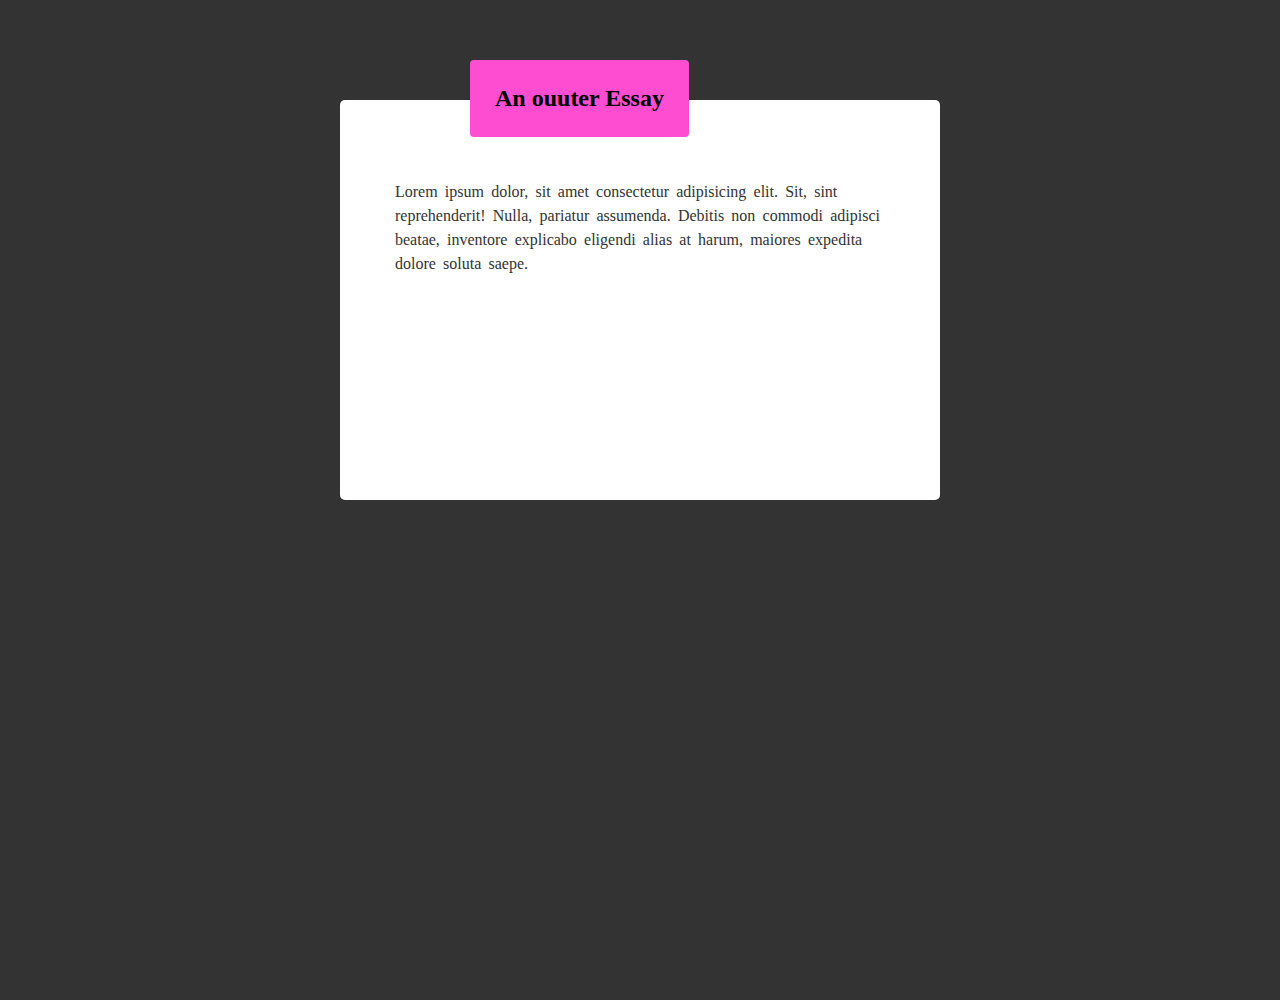
<file: Assignment1/index.html>
<!DOCTYPE html>
<html lang="en">
<head>
    <meta charset="UTF-8">
    <meta name="viewport" content="width=device-width , initial-scale=1.0">
    <link rel="stylesheet" href="otter.css">
    <title>Assignment1</title>
</head>
<body>
<div class="container">
     <div class="info">
        An ouuter Essay     
    </div>
     <div class="content">
        <P>Lorem ipsum dolor, sit amet consectetur adipisicing elit. Sit, sint reprehenderit! Nulla, pariatur assumenda. Debitis non commodi adipisci beatae, inventore explicabo eligendi alias at harum, maiores expedita dolore soluta saepe.</P> 
     </div>
</div>















</body>
</html>
</file>
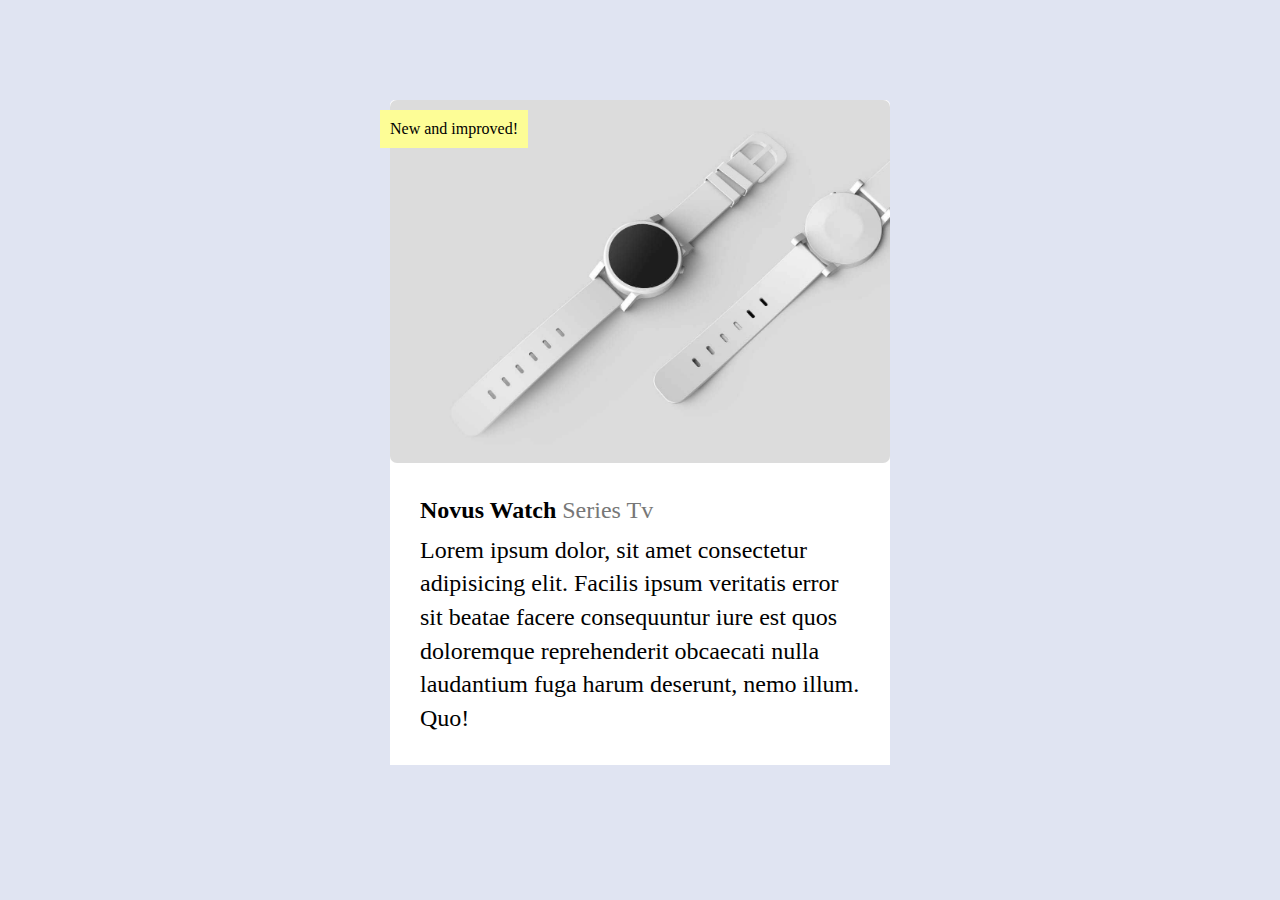
<file: Assignment2/index.html>
<!DOCTYPE html>
<html lang="en">
<head>
    <meta charset="UTF-8">
    <meta name="viewport" content="width=device-width, initial-scale=1.0">
    <link rel="stylesheet" href="watch.css">
    <title>Assignment2</title>
</head>
<body>
    <div class="container">
       <div class="highlight">New and improved!</div> 
        <div class="Image">
<img src="photo_5863919597009356436_y.jpg" alt="Wristwatch" >
</div>
<div class="content">
<h2>Novus Watch <span>Series Tv</span></h2>
<p>Lorem ipsum dolor, sit amet consectetur adipisicing elit. Facilis ipsum veritatis error sit beatae facere consequuntur iure est quos doloremque reprehenderit obcaecati nulla laudantium fuga harum deserunt, nemo illum. Quo!</p>
</div>
    </div>
</body>
</html>
</file>
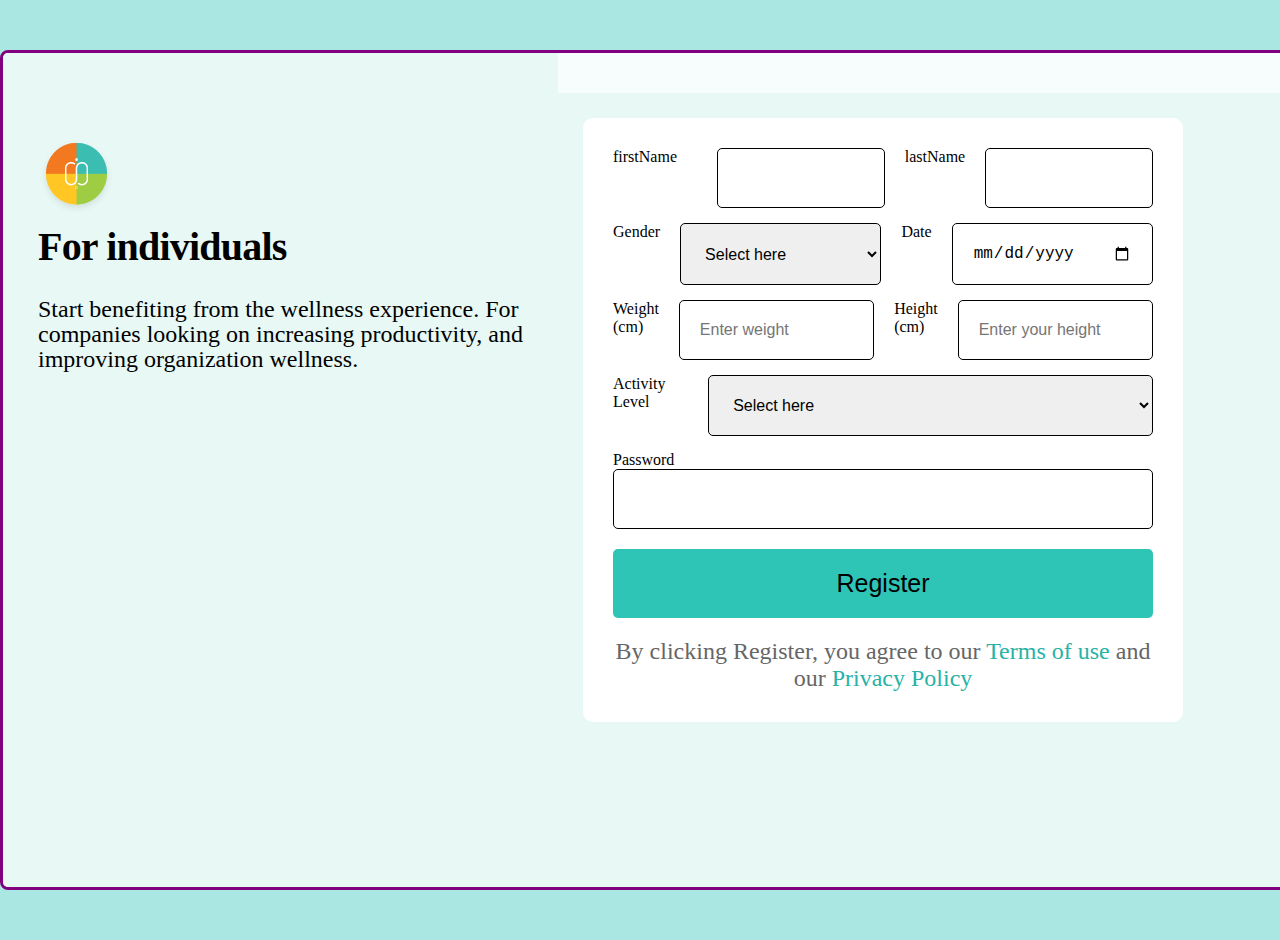
<file: Assignment3/index.html>
<!DOCTYPE html>
<html lang="en">
<head>
    <meta charset="UTF-8">
    <meta name="viewport" content="width=device-width, initial-scale=1.0">
    <link rel="stylesheet" href="Assignment.css">
    <title>Assignment3</title>
</head>
<body>
    <div class="container">
        <div class="left-section">
            <img src="Logo.png" alt="logo">
            <h2>For individuals</h2>
    <p>Start benefiting from the wellness experience. For <br> companies looking on increasing productivity, and <br> improving organization wellness.</p>
        </div>
    
    <div class="right-section">
        <div class="form-container">  
        <form action="" > 
            <div class="form-group">
                <label for="">firstName</label>
                <br>
                <input type="text" id="FirstName" name="FirstName">
                <label for="">lastName</label>
                <input type="text" id="LastName" name="LasstName">
            </div>

            <div class="form-group">
            <label for="Gender">Gender</label>
            <select required>
                <option value="Male">Select here</option>
                <option value="Male">Male</option>
                <option value="FeMale">Female</option>
                <option value="other">other</option>
            </select>
            <label for="Date">Date</label>
            <input type="date" placeholder="Date of Birth" required>
        </div>

        <div class="form-group">
            <label for="Weight">Weight (cm)</label>
            <input type="text" id="weight" name="weight" placeholder="Enter weight">
            <label for="Height">Height (cm)</label>
            <input type="text" id="height" name="height" placeholder="Enter your height">
        </div>

        <div class="form-group">
            <label for="Activity Level">Activity Level</label>
            <select name="Activity level" id="Activity level">
                <option value="Male">Select here</option>
                <option value="Male">Male</option>
                <option value="FeMale">Female</option>
                <option value="other">other</option>
            </select>
        </div>    

            <label for="password">Password</label>
            <input type="password" id="password" name="password" required>  
               <br>
            <button type="submit" class="register-btn">Register</button>
        <p class="terms">
         By clicking Register, you agree to our <a href="#" target="_blank">Terms of use</a> and our <a href="#" target="_blank">Privacy Policy</a> 
        </p>
        </form>
    </div>
           </div>
            </div>
</body>
</html>
</file>
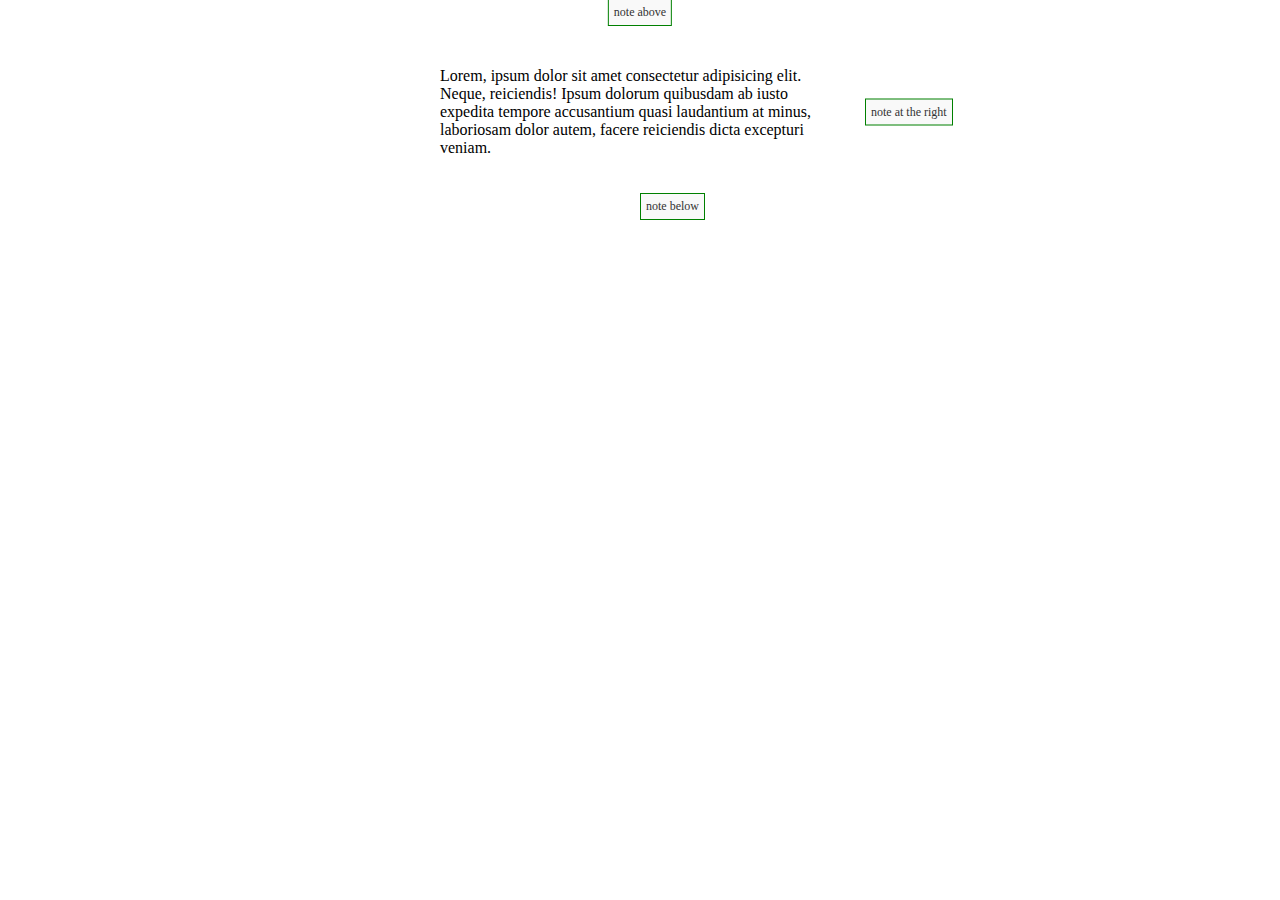
<file: Assignment5/index.html>
<!DOCTYPE html>
<html lang="en">
<head>
    <meta charset="UTF-8">
    <meta name="viewport" content="width=device-width, initial-scale=1.0">
    <link rel="stylesheet" href="setemi.css">
    <title>Document</title>
</head>
<body>
 <div class="container">
<p>Lorem, ipsum dolor sit amet consectetur adipisicing elit. Neque, reiciendis! Ipsum dolorum quibusdam ab iusto expedita tempore accusantium quasi laudantium at minus, laboriosam dolor autem, facere reiciendis dicta excepturi veniam.</p>
<div class="tooltip tooltip-top" >note above</div>
<div class="tooltip tooltip-right" >note at the right</div>
<div class="tooltip tooltip-bottom" >note below</div>
 </div>
    <script type="module" src="setemi.js"></script>
</body>
</html>
</file>
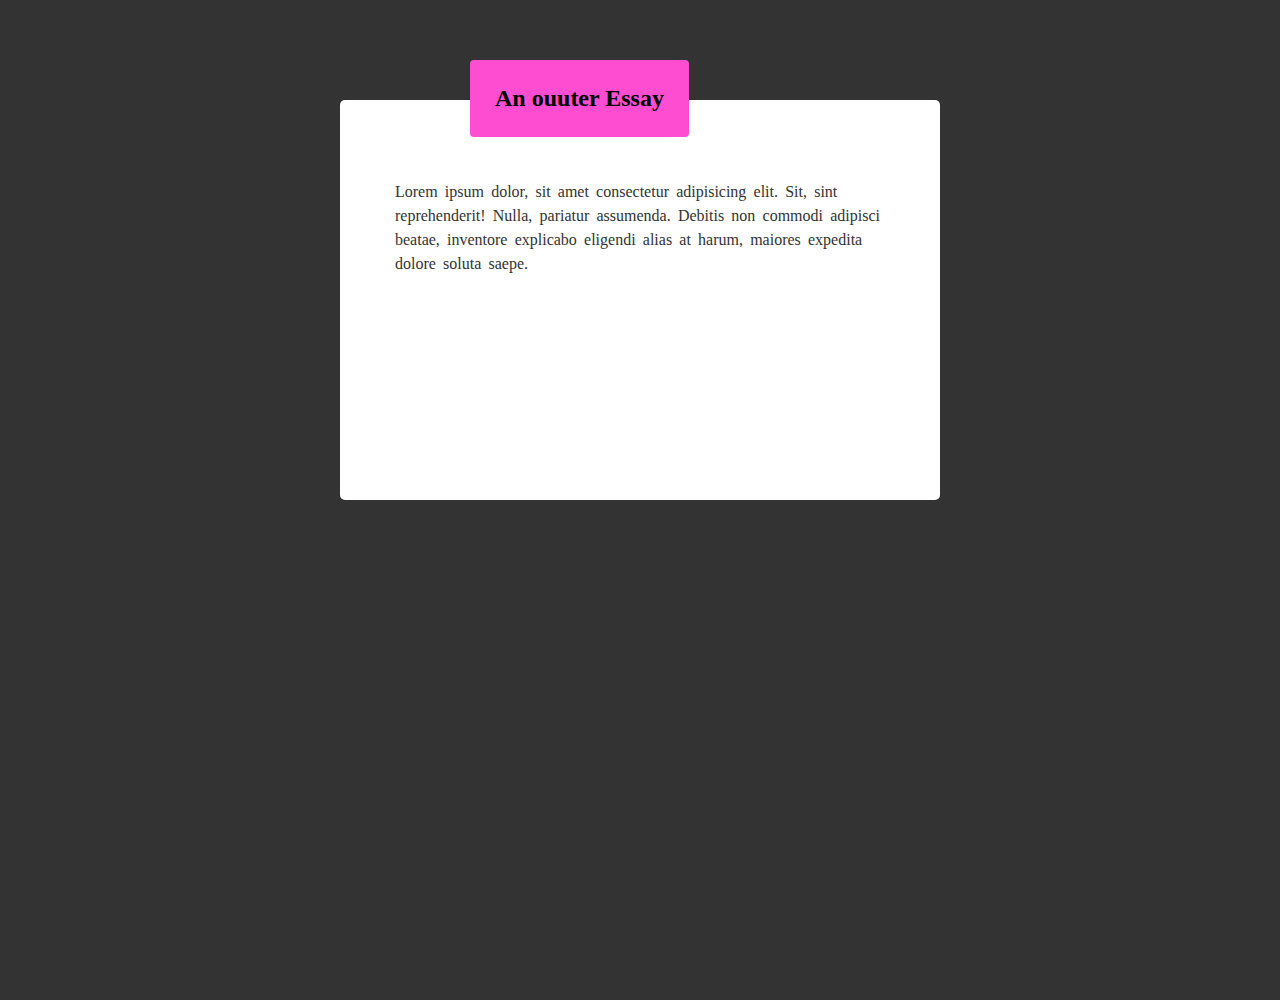
<file: Assignment1.html>
<!DOCTYPE html>
<html lang="en">
<head>
    <meta charset="UTF-8">
    <meta name="viewport" content="width=device-width , initial-scale=1.0">
    <link rel="stylesheet" href="otter.css">
    <title>Document</title>
</head>
<body>
<div class="container">
     <div class="info">
        An ouuter Essay     
    </div>
     <div class="content">
        <P>Lorem ipsum dolor, sit amet consectetur adipisicing elit. Sit, sint reprehenderit! Nulla, pariatur assumenda. Debitis non commodi adipisci beatae, inventore explicabo eligendi alias at harum, maiores expedita dolore soluta saepe.</P> 
     </div>
</div>















</body>
</html>
</file>
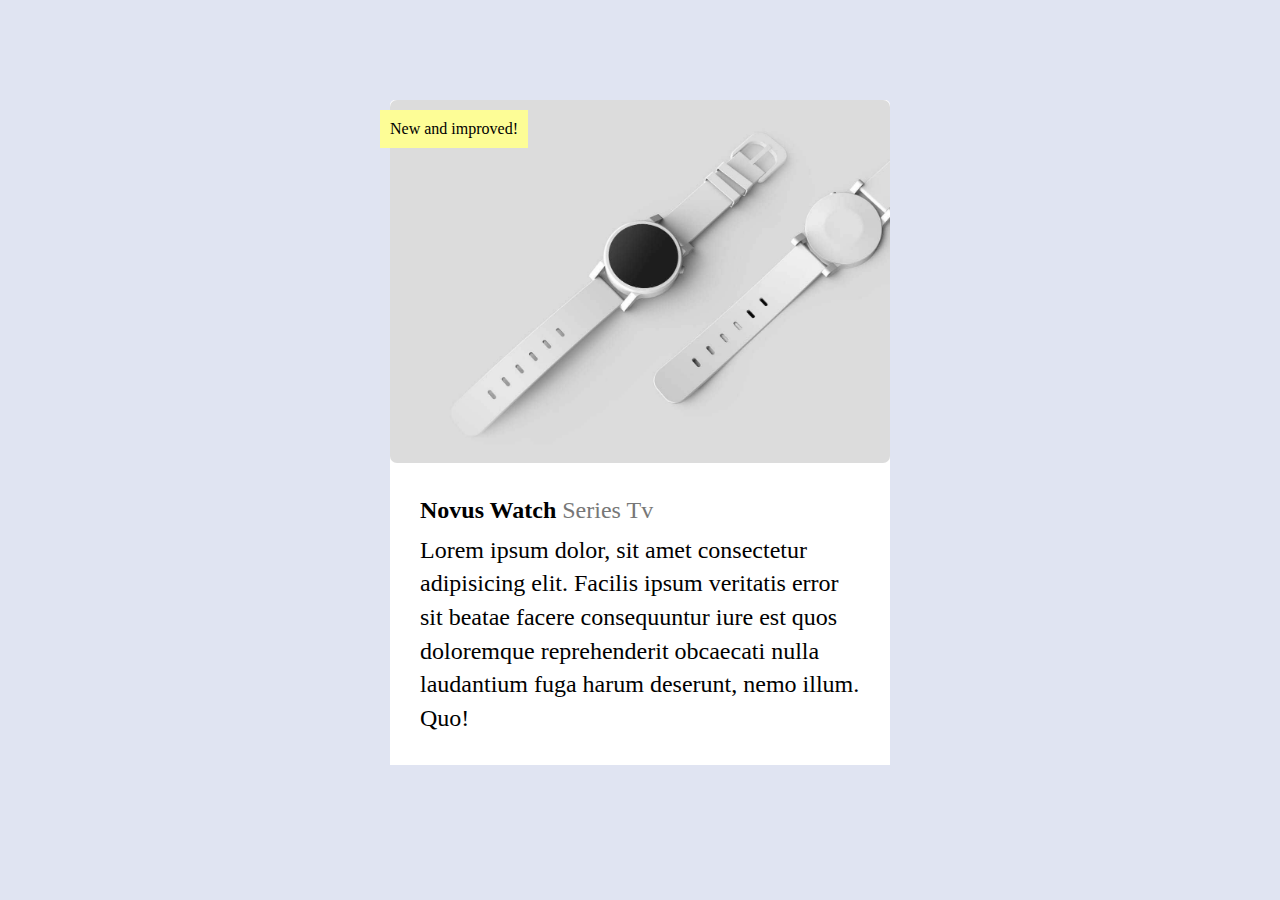
<file: Assignment3.html>
<!DOCTYPE html>
<html lang="en">
<head>
    <meta charset="UTF-8">
    <meta name="viewport" content="width=device-width, initial-scale=1.0">
    <link rel="stylesheet" href="watch.css">
    <title>Document</title>
</head>
<body>
    <div class="container">
       <div class="highlight">New and improved!</div> 
        <div class="Image">
<img src="photo_5863919597009356436_y.jpg" alt="Wristwatch" >
</div>
<div class="content">
<h2>Novus Watch <span>Series Tv</span></h2>
<p>Lorem ipsum dolor, sit amet consectetur adipisicing elit. Facilis ipsum veritatis error sit beatae facere consequuntur iure est quos doloremque reprehenderit obcaecati nulla laudantium fuga harum deserunt, nemo illum. Quo!</p>
</div>
    </div>
</body>
</html>
</file>
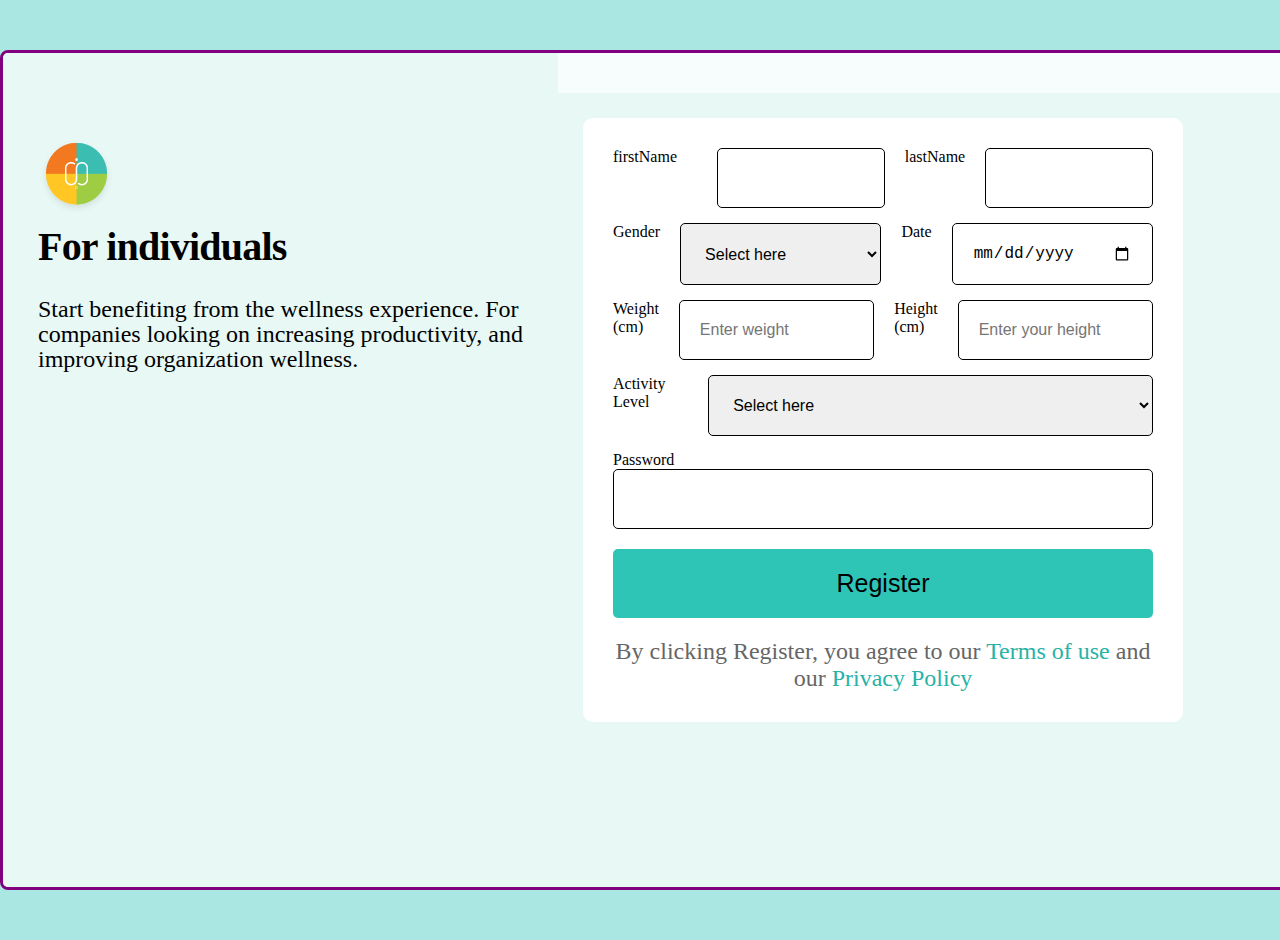
<file: Assignment4.html>
<!DOCTYPE html>
<html lang="en">
<head>
    <meta charset="UTF-8">
    <meta name="viewport" content="width=device-width, initial-scale=1.0">
    <link rel="stylesheet" href="Assignment.css">
    <title>Document</title>
</head>
<body>
    <div class="container">
        <div class="left-section">
            <img src="Logo.png" alt="logo">
            <h2>For individuals</h2>
    <p>Start benefiting from the wellness experience. For <br> companies looking on increasing productivity, and <br> improving organization wellness.</p>
        </div>
    
    <div class="right-section">
        <div class="form-container">  
        <form action="" > 
            <div class="form-group">
                <label for="">firstName</label>
                <br>
                <input type="text" id="FirstName" name="FirstName">
                <label for="">lastName</label>
                <input type="text" id="LastName" name="LasstName">
            </div>

            <div class="form-group">
            <label for="Gender">Gender</label>
            <select required>
                <option value="Male">Select here</option>
                <option value="Male">Male</option>
                <option value="FeMale">Female</option>
                <option value="other">other</option>
            </select>
            <label for="Date">Date</label>
            <input type="date" placeholder="Date of Birth" required>
        </div>

        <div class="form-group">
            <label for="Weight">Weight (cm)</label>
            <input type="text" id="weight" name="weight" placeholder="Enter weight">
            <label for="Height">Height (cm)</label>
            <input type="text" id="height" name="height" placeholder="Enter your height">
        </div>

        <div class="form-group">
            <label for="Activity Level">Activity Level</label>
            <select name="Activity level" id="Activity level">
                <option value="Male">Select here</option>
                <option value="Male">Male</option>
                <option value="FeMale">Female</option>
                <option value="other">other</option>
            </select>
        </div>    

            <label for="password">Password</label>
            <input type="password" id="password" name="password" required>  
               <br>
            <button type="submit" class="register-btn">Register</button>
        <p class="terms">
         By clicking Register, you agree to our <a href="#" target="_blank">Terms of use</a> and our <a href="#" target="_blank">Privacy Policy</a> 
        </p>
        </form>
    </div>
           </div>
            </div>
</body>
</html>
</file>
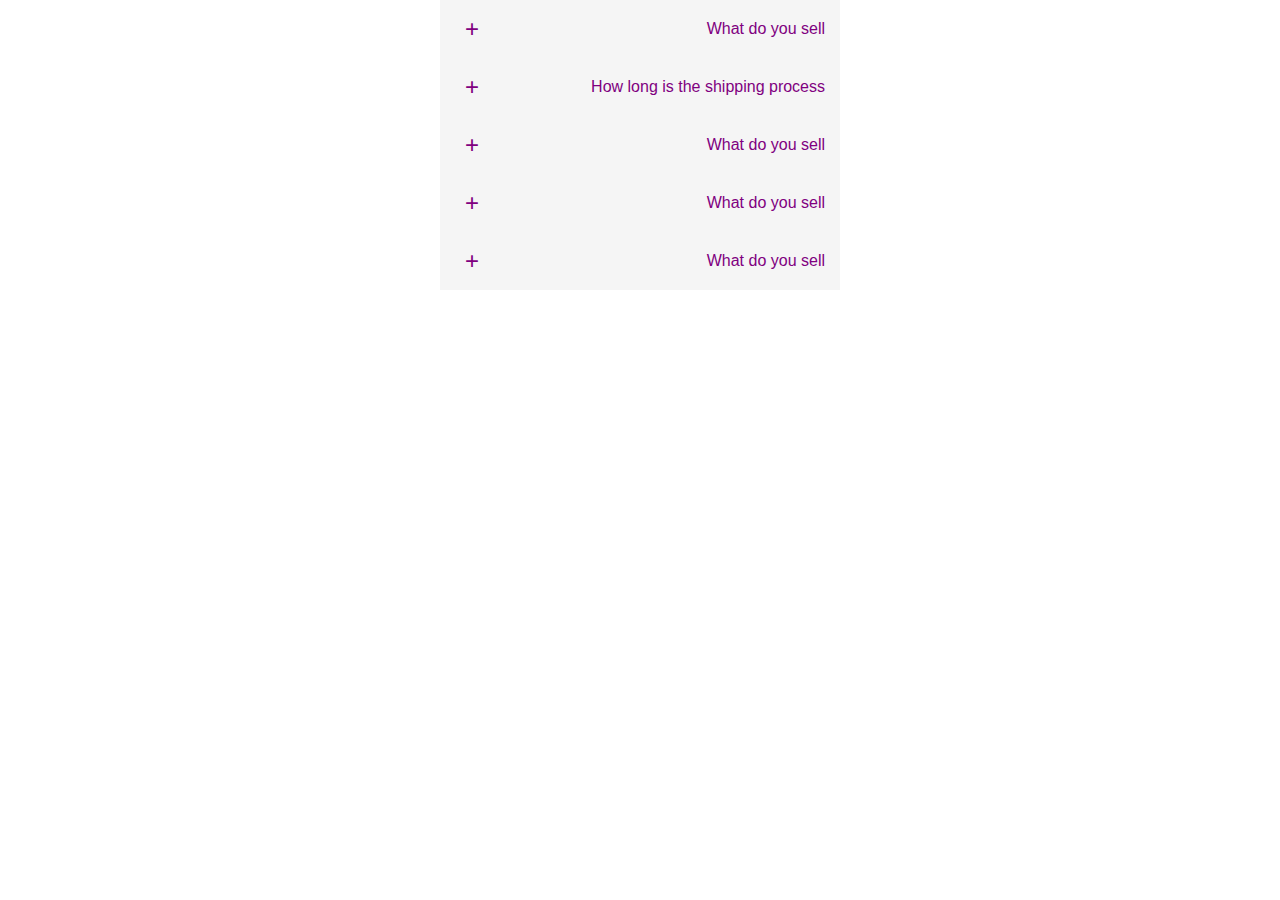
<file: Faq.html>
<!DOCTYPE html>
<html lang="en">
<head>
    <meta charset="UTF-8">
    <meta name="viewport" content="width=device-width, initial-scale=1.0">
    <link rel="stylesheet" href="faq.css">
    <title>Document</title>
</head>
<body>
    <div class="Faq">
<div class="Faq-item">
    <button class="Faq-question"> <span class="symbol">+</span> What do you sell</button>
    <div class="Faq-answer">
<!-- <p> We slide babby wears, shoes, toys and the likes.</p> -->
    </div>
</div>
    <div class="Faq">
<div class="Faq-item">
    <button class="Faq-question"> <span class="symbol">+</span>How long is the shipping process</button>
    <div class="Faq-answer">
<p> It takes few days to land in the country</p>
    </div>
</div>
    <div class="Faq">
<div class="Faq-item">
    <button class="Faq-question"> <span class="symbol">+</span>What do you sell</button>
    <div class="Faq-answer">
<p> We slide babby wears, shoes, toys and the likes.</p>
    </div>
</div>
    <div class="Faq">
<div class="Faq-item">
    <button class="Faq-question"> <span class="symbol">+</span>What do you sell</button>
    <div class="Faq-answer">
<p> We slide babby wears, shoes, toys and the likes.</p>
    </div>
</div>
    <div class="Faq">
<div class="Faq-item">
    <button class="Faq-question"><span class="symbol">+</span> What do you sell</button>
    <div class="Faq-answer">
<p> We slide babby wears, shoes, toys and the likes.</p>
    </div>
</div>
    </div>
    <script type="module" src="Faq.js"></script>
</body>
</html>
</file>
<file: Assignment1/otter.css>
*{
    margin: 0;
    padding: 0;
    box-sizing: border-box;
}
body{
    height: 100vh; 
    background-color: #333
    
    
}
.container{
   max-width:600px;
    height: 400px;
    background-color: #fff;;
    margin: 100px auto;
    border-radius: 5px;
    padding: 40px;
    position: relative;
}
.info{
    background-color: #ff4dd2;
    color: black;
    font-size: 24px;
    padding: 25px;
    font-weight: bold;
    position: absolute;
    top: -40px;
    left: 130px;
    border-radius: 4px;
    text-align: center;
   
}

.content{
    /* background-color: white;  */
    background-color: #fff;
    padding: 15px;
    color: #333;
    border-radius: 8px 
 } 
 p{
    margin-top: 25px;
    word-spacing: 0.2em;
    line-height: 1.5em;
}
</file>
<file: Assignment2/watch.css>
*{
    margin: 0;
    padding: 0;
    box-sizing: border-box;
}
body{
    background-color: #e0e4f2;
    /* margin: 50% auto; */
    /* height: 100vh; */
}
.container{
    width: 500px;
    /* height: 350px; */
    /* padding: 20px; */
    /* height: px; */
    background-color:#fff;
    margin: 100px auto;
    border-radius: 5px;
    position: relative; 
    /* text-align: center; */
}
.highlight{
padding: 10px;
background-color: #fdfd96;
color: black;
position: absolute;
/* width: 30%; */
top: 10px;
left: -10px;
}
.Image img{
width: 100%;
border-radius: 7px;
/* margin-top: 40px; */

}

.content{
    background-color: white;
    padding: 30px;
    /* padding: 20px; */
    /* margin-top: 25px; */
}
h2{
    /* margin-top: 20px; */
    /* margin: 15px 0 5px; */
    font-weight: Bold;
    font-size: 24px;
    /* padding-bottom:5px; */
}
span{
    font-weight: normal;
 color: #777
    }
 p{
     font-size: 24px;
     line-height: 1.4em;
     margin-top: 10px;
 }
</file>
<file: Assignment3/Assignment.css>
*{
    margin: 0;
    padding: 0;
    box-sizing: border-box;
}
body{
    /* margin:auto; */
    /* display: flex; */
    /* background-color:red; */
     background-color:rgba(46, 196, 182, 0.4); 
    /* font-family: Arial, sans-serif;
    display: flex;
    justify-content: center;
    align-items: center;
    min-height: 100vh;
    background-color: #f5f9f8; */
} 
.container{
    width:1440px; 
    height: 840px;
    display: flex;
    margin: 50px auto;
background-color: rgba(247, 253, 252, 1);
overflow: hidden;
border-radius: 8px;
border: 3px solid purple;
/* padding: 35px ; */
/* max-width: 900px */
}
.left-section{
    background-color: #e8f8f5;
    padding: 35px;
    /* flex: 1; */
    text-align: left;
}
img{
 width: 77.33px;
height: 80px;
/* margin-top: 170px;  */
margin-top: 50px;
 top: 205px;
left: 140px 
}
.left-section h2{
font-family: red;
 font-size: 40px; 
font-weight: 700;
line-height: 50px;
padding-bottom: 25px; 
 letter-spacing: -0.800000011920929px; 

    
}
.left-section p{
     font-family: Brown;
     font-size: 24px;
     font-weight: 400;
    line-height: 25px; 
}

.right-section{
background-color:#e8f8f5 ;
   padding: 25px;
   flex: 1;
   margin-top: 40px;
 
}
.form-container{
background-color: #ffffff;
padding: 30px;
border-radius: 10px;
width: 100%;
max-width: 600px; 
}
.form-group{
display: flex;
gap: 20px;
margin-bottom: 15px;
}

input, select, .register-btn {
    font-size: 16px;
    padding: 20px;
    border: 1px solid black;
    width: 100%;
    border-radius: 5px;    
}

.register-btn{
    background-color: rgba(46, 196, 182, 1);
    cursor: pointer;
    font-size: 25px;
    border: none;
    margin-top: 20px;
}

  .register-btn:hover {
    background-color: #28b2a6;
  } 

  .terms{
    font-size: 24px;
    color: #666666;
    text-align: center;
    margin-top: 20px;
  }

  .terms a{
    color: #28b2a6;;
    text-decoration: none;
  }

  .terms a:hover{
    text-decoration: underline;
  }

  @media (max-width: 768px) {
    .container {
      flex-direction: column;
      align-items: center;
      width: 100%;
      height: auto;
      margin: 20px;
      padding: 10px;
    }
  
    .left-section {
      width: 100%;
      padding: 20px;
      text-align: center;
    }
  
    .left-section img {
      margin-top: 10px;
    }
  
    .left-section h2 {
      font-size: 24px;
      line-height: 30px;
    }
  
    .left-section p {
      font-size: 16px;
      line-height: 20px;
    }
  
    .right-section {
      width: 100%;
      margin-top: 20px;
      padding: 0;
      display: flex;
      align-items: center;
      justify-content: center;
      background-color: #e8f8f5;
    }
  
    .form-container {
      width: 90%;
      max-width: 400px;
      padding: 20px;
      box-shadow: 0 4px 8px rgba(0, 0, 0, 0.1);
    }
  
    .form-group {
      flex-direction: column;
      gap: 10px;
    }
  
    input, select, .register-btn {
      font-size: 14px;
      padding: 15px;
    }
  
    .register-btn {
      padding: 15px;
      font-size: 18px;
    }
  
    .terms {
      font-size: 14px;
      padding: 0 20px;
      text-align: center;
    }
  }
</file>
<file: Assignment5/setemi.css>
.container{
    position: relative;
   max-width:400px;
    padding: 20px;
    margin:  30px auto ;
    border: 1px solid white;
 }
 .tooltip{
position: absolute;
background-color: #f9f9f9;
border: 1px solid green;
padding: 5px;
font-size: 12px;
color: #333;
white-space: nowrap;
z-index: 10;
 }
 .tooltip-top{
    bottom: 100%;
    left: 50%;
    transform: translateX(-50%);
    margin-bottom: 5px;
 }
 .tooltip-right{
    top: 50%;
    left: 100%;
    transform: translateY(-50%);
    margin-left: 5px;

 }
 .tooltip-bottom{
    top: 100%;
    left: 50%;
    transform: translateX(-50);
    margin-bottom: 5px;
 }
</file>
<file: otter.css>
*{
    margin: 0;
    padding: 0;
    box-sizing: border-box;
}
body{
    height: 100vh; 
    background-color: #333
    
    
}
.container{
   max-width:600px;
    height: 400px;
    background-color: #fff;;
    margin: 100px auto;
    border-radius: 5px;
    padding: 40px;
    position: relative;
}
.info{
    background-color: #ff4dd2;
    color: black;
    font-size: 24px;
    padding: 25px;
    font-weight: bold;
    position: absolute;
    top: -40px;
    left: 130px;
    border-radius: 4px;
    text-align: center;
   
}

.content{
    /* background-color: white;  */
    background-color: #fff;
    padding: 15px;
    color: #333;
    border-radius: 8px 
 } 
 p{
    margin-top: 25px;
    word-spacing: 0.2em;
    line-height: 1.5em;
}
</file>
<file: watch.css>
*{
    margin: 0;
    padding: 0;
    box-sizing: border-box;
}
body{
    background-color: #e0e4f2;
    /* margin: 50% auto; */
    /* height: 100vh; */
}
.container{
    width: 500px;
    /* height: 350px; */
    /* padding: 20px; */
    /* height: px; */
    background-color:#fff;
    margin: 100px auto;
    border-radius: 5px;
    position: relative; 
    /* text-align: center; */
}
.highlight{
padding: 10px;
background-color: #fdfd96;
color: black;
position: absolute;
/* width: 30%; */
top: 10px;
left: -10px;
}
.Image img{
width: 100%;
border-radius: 7px;
/* margin-top: 40px; */

}

.content{
    background-color: white;
    padding: 30px;
    /* padding: 20px; */
    /* margin-top: 25px; */
}
h2{
    /* margin-top: 20px; */
    /* margin: 15px 0 5px; */
    font-weight: Bold;
    font-size: 24px;
    /* padding-bottom:5px; */
}
span{
    font-weight: normal;
 color: #777
    }
 p{
     font-size: 24px;
     line-height: 1.4em;
     margin-top: 10px;
 }
</file>
<file: Assignment.css>
*{
    margin: 0;
    padding: 0;
    box-sizing: border-box;
}
body{
    /* margin:auto; */
    /* display: flex; */
    /* background-color:red; */
     background-color:rgba(46, 196, 182, 0.4); 
    /* font-family: Arial, sans-serif;
    display: flex;
    justify-content: center;
    align-items: center;
    min-height: 100vh;
    background-color: #f5f9f8; */
} 
.container{
    width:1440px; 
    height: 840px;
    display: flex;
    margin: 50px auto;
background-color: rgba(247, 253, 252, 1);
overflow: hidden;
border-radius: 8px;
border: 3px solid purple;
/* padding: 35px ; */
/* max-width: 900px */
}
.left-section{
    background-color: #e8f8f5;
    padding: 35px;
    /* flex: 1; */
    text-align: left;
}
img{
 width: 77.33px;
height: 80px;
/* margin-top: 170px;  */
margin-top: 50px;
 top: 205px;
left: 140px 
}
.left-section h2{
font-family: red;
 font-size: 40px; 
font-weight: 700;
line-height: 50px;
padding-bottom: 25px; 
 letter-spacing: -0.800000011920929px; 

    
}
.left-section p{
     font-family: Brown;
     font-size: 24px;
     font-weight: 400;
    line-height: 25px; 
}

.right-section{
background-color:#e8f8f5 ;
   padding: 25px;
   flex: 1;
   margin-top: 40px;
 
}
.form-container{
background-color: #ffffff;
padding: 30px;
border-radius: 10px;
width: 100%;
max-width: 600px; 
}
.form-group{
display: flex;
gap: 20px;
margin-bottom: 15px;
}

input, select, .register-btn {
    font-size: 16px;
    padding: 20px;
    border: 1px solid black;
    width: 100%;
    border-radius: 5px;    
}

.register-btn{
    background-color: rgba(46, 196, 182, 1);
    cursor: pointer;
    font-size: 25px;
    border: none;
    margin-top: 20px;
}

  .register-btn:hover {
    background-color: #28b2a6;
  } 

  .terms{
    font-size: 24px;
    color: #666666;
    text-align: center;
    margin-top: 20px;
  }

  .terms a{
    color: #28b2a6;;
    text-decoration: none;
  }

  .terms a:hover{
    text-decoration: underline;
  }

  @media (max-width: 768px) {
    .container {
      flex-direction: column;
      align-items: center;
      width: 100%;
      height: auto;
      margin: 20px;
      padding: 10px;
    }
  
    .left-section {
      width: 100%;
      padding: 20px;
      text-align: center;
    }
  
    .left-section img {
      margin-top: 10px;
    }
  
    .left-section h2 {
      font-size: 24px;
      line-height: 30px;
    }
  
    .left-section p {
      font-size: 16px;
      line-height: 20px;
    }
  
    .right-section {
      width: 100%;
      margin-top: 20px;
      padding: 0;
      display: flex;
      align-items: center;
      justify-content: center;
      background-color: #e8f8f5;
    }
  
    .form-container {
      width: 90%;
      max-width: 400px;
      padding: 20px;
      box-shadow: 0 4px 8px rgba(0, 0, 0, 0.1);
    }
  
    .form-group {
      flex-direction: column;
      gap: 10px;
    }
  
    input, select, .register-btn {
      font-size: 14px;
      padding: 15px;
    }
  
    .register-btn {
      padding: 15px;
      font-size: 18px;
    }
  
    .terms {
      font-size: 14px;
      padding: 0 20px;
      text-align: center;
    }
  }
</file>
<file: faq.css>
*{
    margin: 0;
    padding: 0;
    box-sizing: border-box;
}
.Faq{
    /* background-color: whitesmoke; */
    /* color: red; */
   max-width: 400px;
   /* height: 300px; */
    margin: 0 auto;
}
.Faq-question{
    font-size: 16px;
    display: flex;
    justify-content: space-between;
    align-items: center;
     /* padding: 15px; */
     padding: 15px;
    background-color: #f5f5f5;
    color: purple;
    width: 100%;
    cursor: pointer;
    border: none; 
    text-align: left;
} 
.symbol{
    font-size: 24px;
    margin-left: 10px;
}
.Faq-answer{
    display: none ;
    padding: 10px 15px;
    background-color: #e0e0e0;
    border-top: 1px solid red;
}
</file>
